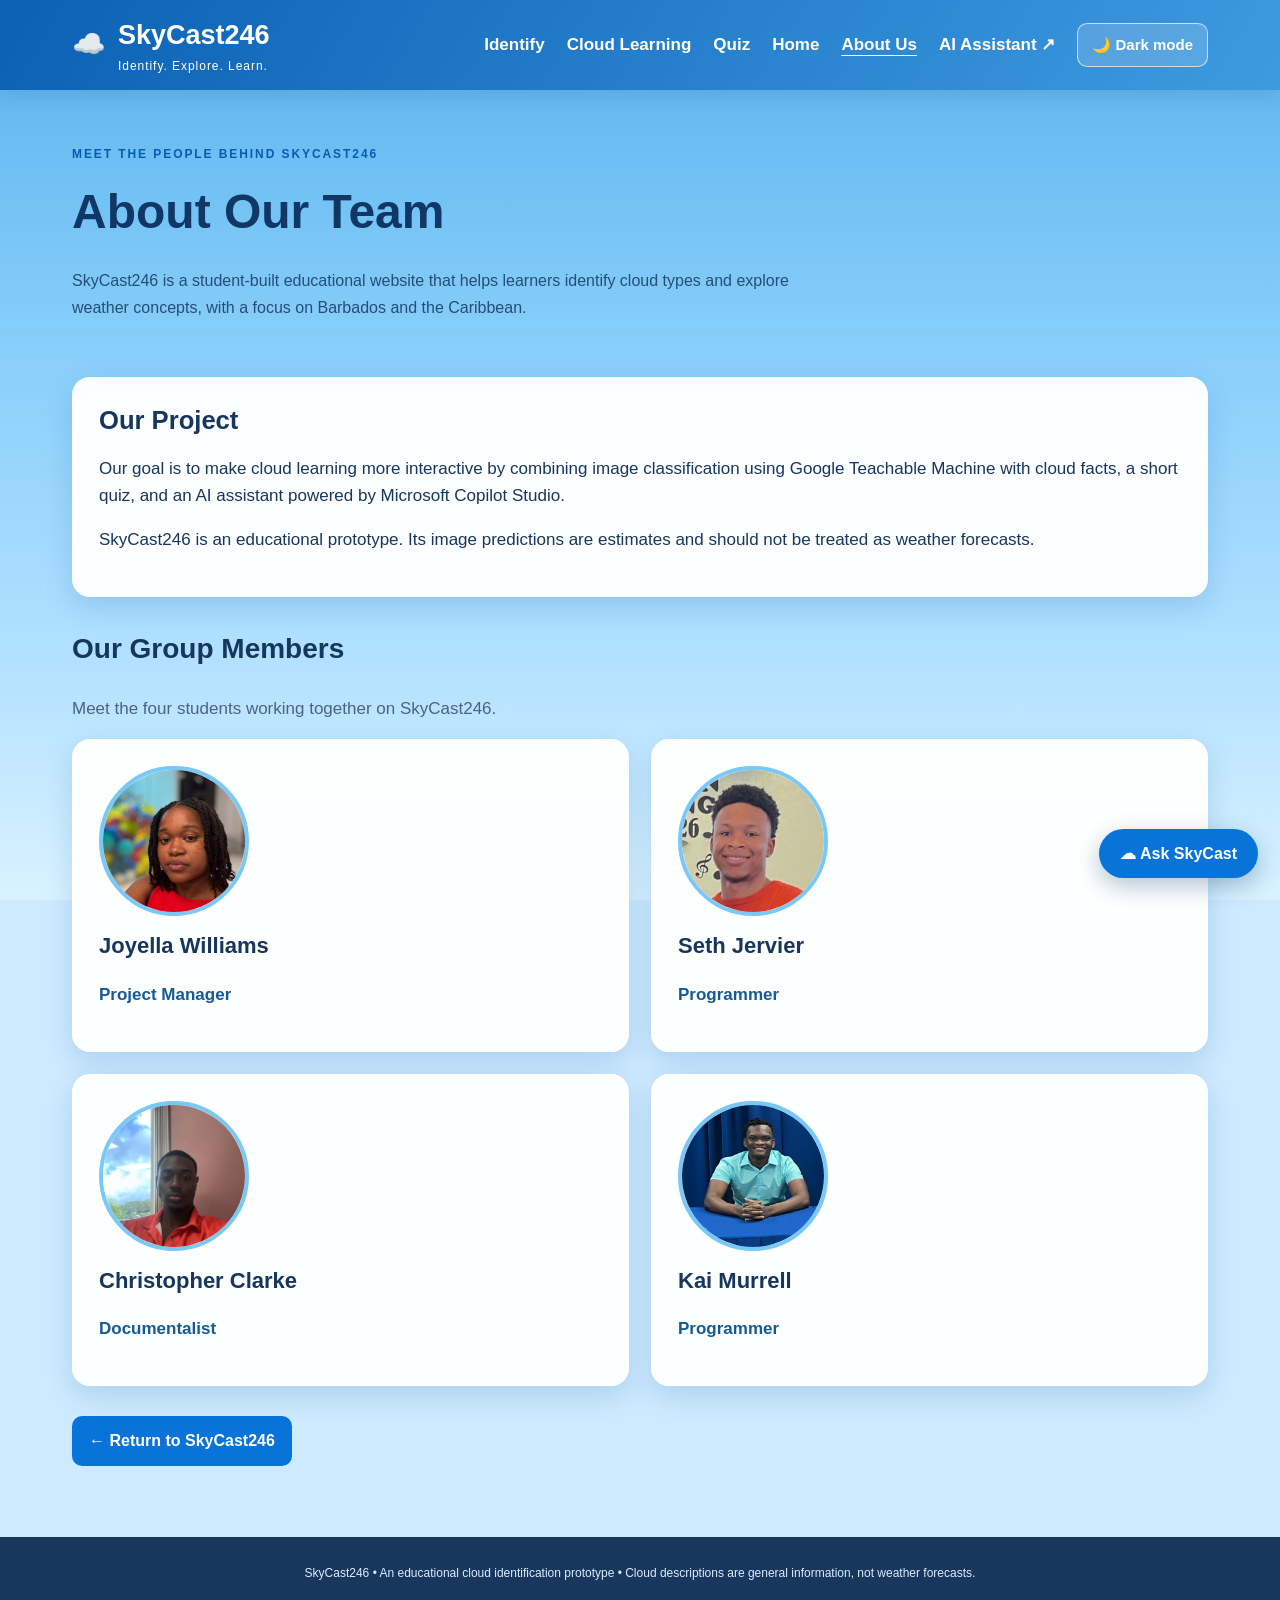
<file: about.html>
<!DOCTYPE html>
<!--i added an about page because we need one lol-->
<html lang="en">
<head>
    <meta charset="UTF-8">
    <meta name="viewport" content="width=device-width, initial-scale=1.0">
    <meta name="description" content="Meet the student team behind SkyCast246, a Caribbean cloud-learning project.">
    <title>About Us | SkyCast246</title>
    <link rel="stylesheet" href="style.css">
    <script defer src="theme.js"></script>
</head>
<body>
    <header>
        <div class="wrap nav">
            <div class="brand">☁️ <span>SkyCast246<small>Identify. Explore. Learn.</small></span></div>
            <nav aria-label="Main navigation">
                <a href="index.html#identify">Identify</a>
                <a href="index.html#learn">Cloud Learning</a>
                <a href="index.html#quiz">Quiz</a>
                <a href="index.html">Home</a>
                <a href="about.html" aria-current="page">About Us</a>
                <a href="https://copilotstudio.microsoft.com/environments/Default-0d1b5d7f-f04f-4329-9401-57c347a50670/bots/cr9c8_SkyCast246Assistant/canvas?__version__=2&amp;enableFileAttachment=true&amp;tenantId=0d1b5d7f-f04f-4329-9401-57c347a50670" target="_blank" rel="noopener noreferrer" aria-label="AI Assistant (opens in a new tab)">AI Assistant ↗</a>
                <button type="button" class="theme-toggle" data-theme-toggle aria-label="Switch to dark mode" aria-pressed="false">🌙 Dark mode</button>
            </nav>
        </div>
    </header>
    <main class="wrap about-main">
        <section class="hero">
            <div class="eyebrow">MEET THE PEOPLE BEHIND SKYCAST246</div>
            <h1>About Our Team</h1>
            <p>SkyCast246 is a student-built educational website that helps learners identify cloud types and explore weather concepts, with a focus on Barbados and the Caribbean.</p>
        </section>
        <section class="panel about-project" aria-labelledby="project-heading">
            <h2 id="project-heading">Our Project</h2>
            <p>Our goal is to make cloud learning more interactive by combining image classification using Google Teachable Machine with cloud facts, a short quiz, and an AI assistant powered by Microsoft Copilot Studio.</p>
            <p>SkyCast246 is an educational prototype. Its image predictions are estimates and should not be treated as weather forecasts.</p>
        </section>
        <section class="team-section" aria-labelledby="team-heading">
            <h2 id="team-heading">Our Group Members</h2>
            <p class="muted">Meet the four students working together on SkyCast246.</p>
            <div class="team-grid">
                <!-- Team members: edit these cards if roles or contributions change. because honestly i can't remember all right now -->
                <article class="panel team-card">
                    <img class="team-avatar" src="joyella.png" alt="" width="150" height="150">
                    <h3>Joyella Williams</h3>
                    <p class="team-role">Project Manager</p>
                </article>
                <article class="panel team-card">
                    <img class="team-avatar" src="Seth.jpeg" alt="" width="150" height="150">
                    <h3>Seth Jervier</h3>
                    <p class="team-role">Programmer</p>
                </article>
                <article class="panel team-card">
                    <img class="team-avatar" src="christopher.png" alt="" width="150" height="150">
                    <h3>Christopher Clarke</h3>
                    <p class="team-role">Documentalist</p>
                </article>
                <article class="panel team-card">
                    <img class="team-avatar" src="kai.png" alt="" width="150" height="150">
                    <h3>Kai Murrell</h3>
                    <p class="team-role">Programmer</p>
                </article>
            </div>
        </section>
        <p class="about-return"><a class="button" href="index.html">← Return to SkyCast246</a></p>
    </main>
    <footer>SkyCast246 • An educational cloud identification prototype • Cloud descriptions are general information, not weather forecasts.</footer>
<!-- Floating Microsoft Copilot Studio assistant -->
    <aside class="assistant-widget" id="chatbot" aria-label="SkyCast246 AI assistant">
        <section class="assistant-window" id="assistantWindow" hidden aria-label="Assistant chat">
            <div class="assistant-header">
                <div><strong>☁ SkyCast Cloud Assistant</strong><small>Powered by Microsoft Copilot Studio</small></div>
                <button id="closeChat" type="button" aria-label="Close assistant">✕</button>
            </div>
            <div class="assistant-help" id="assistantHelp" role="status" hidden></div>
            <!-- remember Seth or whoever come here the link below is the copilot you can replace it with your own if you want-->
            <iframe src="https://copilotstudio.microsoft.com/environments/Default-0d1b5d7f-f04f-4329-9401-57c347a50670/bots/cr9c8_SkyCast246Assistant/webchat?__version__=2&amp;enableFileAttachment=true" title="SkyCast246 Cloud Assistant" loading="lazy" allow="microphone"></iframe>
        </section>
        <button id="chatToggle" class="chat-toggle" type="button" aria-controls="assistantWindow" aria-expanded="false">☁ Ask SkyCast</button>
    </aside>

    <!-- The About page uses lightweight chat controls without loading the GTM application script. -->
    <script defer src="about-chat.js"></script>
</body>
</html>
</file>
<file: style.css>
/* this is the design for the page comments are eveywhere because I like putting comments and it helps everyone
 * SkyCast246 | Accessible website styles
 * Organized by feature for easy maintenance.
 * Includes the animated sky, prediction display, quiz and assistant.
 */

/* ============================================================
   01. Design tokens and global defaults
   ============================================================ */

:root {
    font-family: "Inter", "Segoe UI", Arial, sans-serif;
    color: #17365d;
    background-color: #cdeaff;
    --primary: #0874d9;
    --primary-dark: #075cb1;
    --secondary: #edf4fc;
    --text: #17365d;
    --muted: #607592;
    --border: #dbe6f4;
    --radius: 18px;
    --font-body: 17px;
    --font-small: 15px;
}

* {
    box-sizing: border-box;
}

html {
    scroll-behavior: smooth;
}

body {
    margin: 0;
    min-height: 100vh;
    overflow-x: hidden;
    background: linear-gradient(
        180deg,
        #58b2ed 0%,
        #87cefa 38%,
        #b0e0ff 72%,
        #d9f2ff 100%
    );
    background-attachment: fixed;
    font-size: var(--font-body);
    line-height: 1.6;
}

[hidden] {
    display: none !important;
}

:focus-visible {
    outline: 3px solid #ffbb3d;
    outline-offset: 3px;
}

/* ============================================================
   02. Animated sky this was more complicated than you think
   ============================================================ */

body::before {
    content: "";
    position: fixed;
    top: 10%;
    left: -650px;
    width: 600px;
    height: 230px;
    background: radial-gradient(
            ellipse at 25% 65%,
            white 0 24%,
            transparent 25%
        ),
        radial-gradient(
            ellipse at 43% 40%,
            white 0 28%,
            transparent 29%
        ),
        radial-gradient(
            ellipse at 65% 52%,
            white 0 30%,
            transparent 31%
        ),
        radial-gradient(
            ellipse at 78% 70%,
            white 0 19%,
            transparent 20%
        );
    border-radius: 0;
    box-shadow: none;
    filter: blur(5px);
    animation: skyCloudFront 32s linear infinite;
    pointer-events: none;
    z-index: 0;
    opacity: 0.9;
}

body::after {
    content: "";
    position: fixed;
    top: 57%;
    left: -500px;
    width: 450px;
    height: 170px;
    background: radial-gradient(
            ellipse at 27% 65%,
            white 0 25%,
            transparent 26%
        ),
        radial-gradient(
            ellipse at 48% 40%,
            white 0 30%,
            transparent 31%
        ),
        radial-gradient(
            ellipse at 72% 62%,
            white 0 26%,
            transparent 27%
        );
    border-radius: 0;
    box-shadow: none;
    filter: blur(7px);
    animation: skyCloudBack 45s linear infinite;
    animation-delay: -22s;
    pointer-events: none;
    z-index: 0;
    opacity: 0.72;
}

/* ============================================================
   03. Layout and panels basic stuff
   ============================================================ */

.wrap {
    max-width: 1180px;
    margin: auto;
    padding: 0 22px;
}

header,
main,
footer {
    position: relative;
    z-index: 1;
}

.sky-layout {
    padding-bottom: 48px;
}

.grid {
    display: grid;
    grid-template-columns: 1fr 1fr;
    gap: 24px;
    padding-bottom: 45px;
}

.stack {
    display: grid;
    gap: 24px;
    align-content: start;
}

.prediction-grid {
    display: grid;
    grid-template-columns: repeat(2, minmax(0, 1fr));
    gap: 24px;
    margin-bottom: 24px;
    align-items: stretch;
}

.learning-grid {
    display: grid;
    grid-template-columns: minmax(0, 1.3fr) minmax(0, 1fr);
    gap: 24px;
    align-items: start;
}

.prediction-grid > .panel, .learning-grid > .panel {
    min-width: 0;
}

.panel {
    background: rgba(255,255,255,.97);
    backdrop-filter: blur(8px);
    -webkit-backdrop-filter: blur(8px);
    border: 1px solid rgba(255, 255, 255, 0.95);
    border-radius: var(--radius);
    padding: 26px;
    box-shadow: 0 10px 28px rgba(12, 83, 151, 0.16);
    transition: transform 0.3s ease,
        box-shadow 0.3s ease;
}

.panel:hover {
    transform: translateY(-3px);
    box-shadow: 0 16px 35px rgba(25, 80, 140, 0.17);
}

.panel h2 {
    display: flex;
    align-items: center;
    gap: 12px;
    font-size: clamp(22px, 2vw, 26px);
    margin: 0 0 12px;
    line-height: 1.3;
}

/* ============================================================
   04. Navigation and hero everyone needs navigation makes thing easier
   ============================================================ */

header {
    background: linear-gradient(
        115deg,
        rgba(7, 92, 177, 0.95),
        rgba(58, 152, 223, 0.93)
    );
    color: white;
    box-shadow: 0 4px 20px rgba(0, 50, 100, 0.15);
}

.nav {
    display: flex;
    align-items: center;
    justify-content: space-between;
    min-height: 90px;
    gap: 16px;
}

.brand {
    display: flex;
    align-items: center;
    gap: 12px;
    font-size: 27px;
    font-weight: 800;
}

.brand small {
    display: block;
    font-size: 12px;
    font-weight: 400;
    letter-spacing: 0.08em;
}

.nav nav {
    display: flex;
    gap: 22px;
    flex-wrap: wrap;
}

.nav a {
    color: white;
    text-decoration: none;
    font-weight: 600;
    transition: color 0.3s ease;
}

.nav a:hover {
    color: #d4efff;
}

.hero {
    padding: 55px 0 40px;
}

.eyebrow {
    color: #075cb1;
    font-size: 12px;
    font-weight: 800;
    letter-spacing: 0.16em;
}

.hero h1 {
    font-size: clamp(30px, 4vw, 48px);
    margin: 10px 0;
    color: #103765;
}

.hero p {
    max-width: 760px;
    line-height: 1.7;
    color: #244e75;
    font-size: 16px;
}

/* ============================================================
   05. Text and step markers simple stuff
   ============================================================ */

.step {
    display: grid;
    place-items: center;
    background: var(--primary);
    color: white;
    border-radius: 50%;
    height: 36px;
    width: 36px;
    flex-shrink: 0;
    font-size: 18px;
}

.step.green {
    background: #08a47b;
}

.step.purple {
    background: #6b4de0;
}

.muted {
    color: #4c6280;
}

.small {
    font-size: 14px;
    line-height: 1.5;
}

/* ============================================================
   06. Upload and form controls this was longer than expected to get things right
   ============================================================ */

.drop {
    min-height: 225px;
    border: 2px dashed #8bbce9;
    border-radius: 15px;
    display: flex;
    align-items: center;
    justify-content: center;
    text-align: center;
    cursor: pointer;
    padding: 15px;
    background: rgba(235, 247, 255, 0.85);
    color: #3c6291;
    font-weight: 600;
    position: relative;
    overflow: hidden;
    transition: background 0.3s ease,
        border-color 0.3s ease;
}

.drop:hover {
    background: #e2f3ff;
    border-color: var(--primary);
}

.drop input {
    position: absolute;
    inset: 0;
    opacity: 0;
    cursor: pointer;
    width: 100%;
}

.drop img {
    max-width: 100%;
    max-height: 300px;
    border-radius: 10px;
    object-fit: contain;
}

.field-label {
    display: block;
    font-weight: 700;
    margin: 18px 0 8px;
}

#customQuestion {
    display: block;
    width: 100%;
    margin-bottom: 10px;
    resize: vertical;
}

#askCustom {
    margin-bottom: 8px;
}

details {
    border-top: 1px solid #e1eaf4;
    padding-top: 13px;
    margin-top: 17px;
}

summary {
    font-weight: 700;
    cursor: pointer;
}

details label {
    display: block;
    margin: 15px 0 5px;
    font-size: 13px;
}

input[type="url"],
textarea {
    width: 100%;
    padding: 12px;
    border: 1px solid #c5d7ea;
    border-radius: 10px;
    font: inherit;
}

details button {
    margin-top: 10px;
}

/* ============================================================
   07. Buttons and status W3schools helped with this give the site a check https://www.w3schools.com/html/default.asp
   ============================================================ */

.actions {
    display: flex;
    gap: 10px;
    margin: 15px 0;
    flex-wrap: wrap;
}

button,
.button {
    border: none;
    background: var(--primary);
    color: white;
    padding: 12px 17px;
    border-radius: 10px;
    font-size: 16px;
    font-weight: 700;
    cursor: pointer;
    text-decoration: none;
    display: inline-block;
    transition: background 0.25s ease,
        transform 0.25s ease;
    min-height: 44px;
}

button:hover:not(:disabled),
.button:hover {
    background: var(--primary-dark);
    transform: translateY(-2px);
}

button:disabled {
    opacity: 0.5;
    cursor: not-allowed;
}

.secondary {
    background: var(--secondary);
    color: #20517f;
    border: 1px solid #cbdcf0;
}

.secondary:hover {
    background: #dcecff !important;
    color: #174a79;
}

.status {
    background: rgba(234, 244, 255, 0.9);
    border-radius: 9px;
    padding: 12px;
    font-size: 13px;
    color: #26598b;
}

/* ============================================================
   08. Prediction results and confidence more complicated stuff but simple when you look at it
   ============================================================ */

.result {
    background: rgba(221, 249, 237, 0.9);
    border-radius: 12px;
    padding: clamp(20px, 3vw, 28px);
    display: flex;
    justify-content: space-between;
    align-items: center;
    gap: 18px;
    flex-wrap: wrap;
}

.result small {
    font-size: 14px;
    color: #245f53;
    font-weight: 700;
    letter-spacing: .035em;
}

.result h3 {
    margin: 6px 0;
    font-size: clamp(28px, 3vw, 36px);
    line-height: 1.2;
    overflow-wrap: anywhere;
}

.confidence {
    text-align: right;
}

.confidence strong {
    display: block;
    font-size: clamp(28px, 3vw, 36px);
    line-height: 1.2;
}

.rankings {
    margin-top: 22px;
}

.ranking {
    margin: 16px 0;
    font-size: 16px;
    font-weight: 600;
    color: #17365d;
}

.bar {
    height: 14px;
    background: #dce6f1;
    border-radius: 10px;
    overflow: hidden;
    margin-top: 8px;
}

.bar i {
    display: block;
    height: 100%;
    background: linear-gradient(
        90deg,
        #1782db,
        #55b9ff
    );
    border-radius: 10px;
    min-width: 0;
}

/* ============================================================
   09. Learning tabs
   ============================================================ */

.tabs {
    display: flex;
    gap: 7px;
    flex-wrap: wrap;
    margin: 20px 0;
}

.tab {
    background: #f1f3fc;
    color: #394f7b;
    padding: 10px 13px;
    font-size: 16px;
}

.tab.active {
    background: #6650d8;
    color: white;
}

.tabPanel {
    background: rgba(248, 249, 255, 0.9);
    padding: 20px;
    border-radius: 14px;
    min-height: 225px;
}

.tabPanel h3 {
    margin-top: 0;
}

.tabPanel p {
    line-height: 1.6;
}

.factgrid {
    display: grid;
    grid-template-columns: 1fr 1fr;
    gap: 10px;
}

.factgrid > div {
    background: white;
    padding: 15px;
    border-radius: 10px;
    font-size: 13px;
}

/* ============================================================
   10. Quiz for Joyella sake and sanity 
   ============================================================ */

#quizQuestion {
    font-size: 19px;
    font-weight: 600;
    line-height: 1.5;
}

.quizOptions {
    display: grid;
    grid-template-columns: 1fr 1fr;
    gap: 14px;
}

.quizOptions button {
    background: #eef5fc;
    color: #24557e;
    border: 1px solid #c8ddf3;
    text-align: left;
    font-size: 17px;
    line-height: 1.4;
    min-height: 60px;
    padding: 16px 18px;
    font-weight: 700;
}

.quizOptions button.correct {
    background: #d7f7e5;
    color: #17603b;
}

.quizOptions button.wrong {
    background: #ffe0e0;
    color: #9b2525;
}

#quizFeedback {
    font-size: 17px;
    font-weight: 600;
    line-height: 1.5;
}

#nextQuiz {
    font-size: 16px;
    min-height: 48px;
    padding: 13px 20px;
}

/* ============================================================
   11. Floating assistant our big thing still ned to get it worked out
   ============================================================ */

.assistant-widget {
    position: fixed;
    bottom: 22px;
    right: 22px;
    z-index: 1000;
    display: flex;
    flex-direction: column;
    align-items: flex-end;
    gap: 12px;
    max-width: calc(100vw - 24px);
}

.chat-toggle {
    border-radius: 999px;
    padding: 15px 21px;
    box-shadow: 0 8px 24px rgba(6, 56, 105, .3);
}

.assistant-window {
    width: min(390px, calc(100vw - 24px));
    height: min(560px, calc(100dvh - 110px));
    min-height: 280px;
    border-radius: 18px;
    background: #fff;
    overflow: hidden;
    box-shadow: 0 12px 45px rgba(9, 49, 90, .3);
    display: flex;
    flex-direction: column;
    border: 1px solid #c6d9eb;
}

.assistant-header {
    background: #126bb5;
    color: white;
    padding: 12px 14px;
    display: flex;
    align-items: center;
    justify-content: space-between;
    gap: 8px;
}

.assistant-header small {
    display: block;
    font-size: 13px;
    margin-top: 4px;
    opacity: .85;
}

.assistant-header button {
    background: rgba(255,255,255,.18);
    padding: 7px 11px;
}

.assistant-help {
    padding: 10px 12px;
    font-size: 14px;
    background: #edf6ff;
    color: #174a79;
    line-height: 1.5;
}

.assistant-window iframe {
    display: block;
    border: 0;
    flex: 1;
    width: 100%;
    min-height: 0;
}

.chat-container {
    width: 100%;
    height: 520px;
    margin-top: 15px;
    overflow: hidden;
    border: 1px solid #dbe5f0;
    border-radius: 14px;
    background: white;
    box-shadow: 0 5px 20px rgba(25, 80, 140, 0.08);
}

.chat-container iframe {
    display: block;
    width: 100%;
    height: 100%;
    border: none;
}

/* ============================================================
   12. Footer just a regular footer
   ============================================================ */

footer {
    text-align: center;
    background: #17375d;
    color: #dcecff;
    padding: 27px;
    font-size: 12px;
}

/* ============================================================
   13. Cloud animations my favourite thing on the site upadted it from the last on it looked faded and unclear
   ============================================================ */

@keyframes skyCloudFront {
    from {
        transform: translateX(0);
    }
    to {
        transform: translateX(calc(100vw + 750px));
    }
}

@keyframes skyCloudBack {
    from {
        transform: translateX(0);
    }
    to {
        transform: translateX(calc(100vw + 600px));
    }
}

/* ============================================================
   14. Responsive design and reduced-motion accessibility all of this for phones, tablets and other PC sizes
   ============================================================ */

@media (max-width: 800px) {
    .grid {
        grid-template-columns: 1fr;
    }
    .nav {
        flex-direction: column;
        padding: 16px;
    }
    .hero {
        padding-top: 30px;
    }
}

@media (max-width: 768px) {
    .chat-container {
        height: 450px;
    }
}

@media (max-width: 420px) {
    .factgrid,
    .quizOptions {
        grid-template-columns: 1fr;
    }
    .panel {
        padding: 16px;
    }
    .nav nav {
        gap: 12px;
        font-size: 13px;
    }
}

@media (prefers-reduced-motion: reduce) {
    body::before,
    body::after {
        animation: none;
    }
    html {
        scroll-behavior: auto;
    }
    .panel,
    button,
    .button {
        transition: none;
    }
}

@media (max-width: 800px) {
    .prediction-grid, .learning-grid {
        grid-template-columns: minmax(0,1fr);
    }
}

@media (max-width: 480px) {
    .assistant-widget {
        bottom: 12px;
        right: 12px;
    }
    .assistant-window {
        height: min(520px, calc(100dvh - 90px));
    }
    .hero {
        padding-bottom: 22px;
    }
}

@media (prefers-reduced-motion: reduce) {
    body::before,
    body::after {
        animation: none;
    }
}

@media (max-width: 600px) {
    .result { gap: 12px; }
    .ranking { font-size: 16px; }
    .quizOptions { grid-template-columns: 1fr; }
    .quizOptions button { min-height: 56px; }
}

@media (prefers-reduced-motion: reduce) {
    body::before, body::after { animation: none; }
}


/* ============================================================
   15. Shared theme controls and About Us page
   The default light palette is defined above. Dark overrides
   follow below, keeping existing layout and functionality.
   ============================================================ */
.theme-toggle {
    background: rgba(255,255,255,.16);
    color: #fff;
    border: 1px solid rgba(255,255,255,.65);
    white-space: nowrap;
    font-size: 15px;
    padding: 10px 14px;
}
.theme-toggle:hover:not(:disabled) { background: rgba(255,255,255,.27); }
.nav nav { align-items: center; }
.nav a[aria-current="page"] { text-decoration: underline; text-underline-offset: 5px; }
.about-main { padding-bottom: 54px; }
.about-project { margin-bottom: 30px; }
.team-section > h2 { color: var(--text); font-size: 28px; }
.team-grid { display: grid; grid-template-columns: repeat(2, minmax(0,1fr)); gap: 22px; }
.team-card { min-width: 0; }
.team-card h3 { font-size: 22px; margin: 12px 0 4px; }
.team-card p { line-height: 1.6; }
.team-avatar {
    display: block;
    box-sizing: border-box;
    width: clamp(96px, 20vw, 150px);
    max-width: 100%;
    height: auto;
    aspect-ratio: 1;
    object-fit: cover;
    border: 4px solid #78c8f8;
    border-radius: 50%;
    background: #dcecff;
}
.team-role { color: #155a95; font-weight: 700; }
.about-return { margin-top: 30px; }

/* Dark theme applies to the main site and About Us page. */
:root[data-theme="dark"] {
    color-scheme: dark;
    --primary: #348fe8;
    --primary-dark: #2378ce;
    --secondary: #233d59;
    --text: #e9f3ff;
    --muted: #c1d3e7;
    --border: #385471;
    color: var(--text);
    background: #0b1c31;
}
:root[data-theme="dark"] body { color: var(--text); background: linear-gradient(180deg,#0a2342 0%,#123b62 48%,#1a4b73 100%); background-attachment: fixed; }
:root[data-theme="dark"] body::before,
:root[data-theme="dark"] body::after { opacity: .22; }
:root[data-theme="dark"] header { background: linear-gradient(115deg,#07182e,#124878); }
:root[data-theme="dark"] .hero h1,
:root[data-theme="dark"] .hero p,
:root[data-theme="dark"] .eyebrow,
:root[data-theme="dark"] .team-section > h2 { color: var(--text); }
:root[data-theme="dark"] .panel { background: rgba(15,35,58,.97); border-color: #3b5775; box-shadow: 0 10px 28px rgba(0,0,0,.25); }
:root[data-theme="dark"] .muted,
:root[data-theme="dark"] .small { color: #c1d3e7; }
:root[data-theme="dark"] .drop { background: #193a5c; border-color: #6793bc; color: #e4f2ff; }
:root[data-theme="dark"] .drop:hover { background: #22486d; }
:root[data-theme="dark"] .status,
:root[data-theme="dark"] .assistant-help { background: #203f61; color: #e4f2ff; }
:root[data-theme="dark"] .result { background: #173f3e; }
:root[data-theme="dark"] .result small { color: #c6eee1; }
:root[data-theme="dark"] .ranking { color: #e8f3ff; }
:root[data-theme="dark"] .bar { background: #36536f; }
:root[data-theme="dark"] .tabPanel { background: #1a304d; }
:root[data-theme="dark"] .factgrid > div { background: #263f5d; }
:root[data-theme="dark"] .tab,
:root[data-theme="dark"] .secondary,
:root[data-theme="dark"] .quizOptions button { background: #284663; color: #f1f7ff; border-color: #6484a5; }
:root[data-theme="dark"] .tab.active { background: #7661df; color: white; }
:root[data-theme="dark"] .quizOptions button.correct { background: #174d38; color: #d5ffe8; border-color: #4ac68c; }
:root[data-theme="dark"] .quizOptions button.wrong { background: #612d36; color: #ffe1e5; border-color: #e37e8e; }
:root[data-theme="dark"] .secondary:hover { background: #365b80 !important; color: #fff; }
:root[data-theme="dark"] textarea,
:root[data-theme="dark"] input[type="url"] { background: #112943; border-color: #6685a4; color: #fff; }
:root[data-theme="dark"] textarea::placeholder { color: #c0d0df; }
:root[data-theme="dark"] .assistant-window { background: #10243a; border-color: #55718f; }
:root[data-theme="dark"] .assistant-header { background: #0b355b; }
:root[data-theme="dark"] .team-avatar { background: #2b5379; border-color: #5687b0; }
:root[data-theme="dark"] .team-role { color: #a9d5ff; }
:root[data-theme="dark"] footer { background: #07182b; }
/* The Copilot iframe is hosted by Microsoft and has its own theme. */
@media (max-width: 800px) { .team-grid { grid-template-columns: 1fr; } }
@media (max-width: 480px) { .nav nav { justify-content: center; gap: 10px; } .theme-toggle { width: 100%; } }
/*over 900 lines of code for this site I put a lot of work in here*/
</file>
